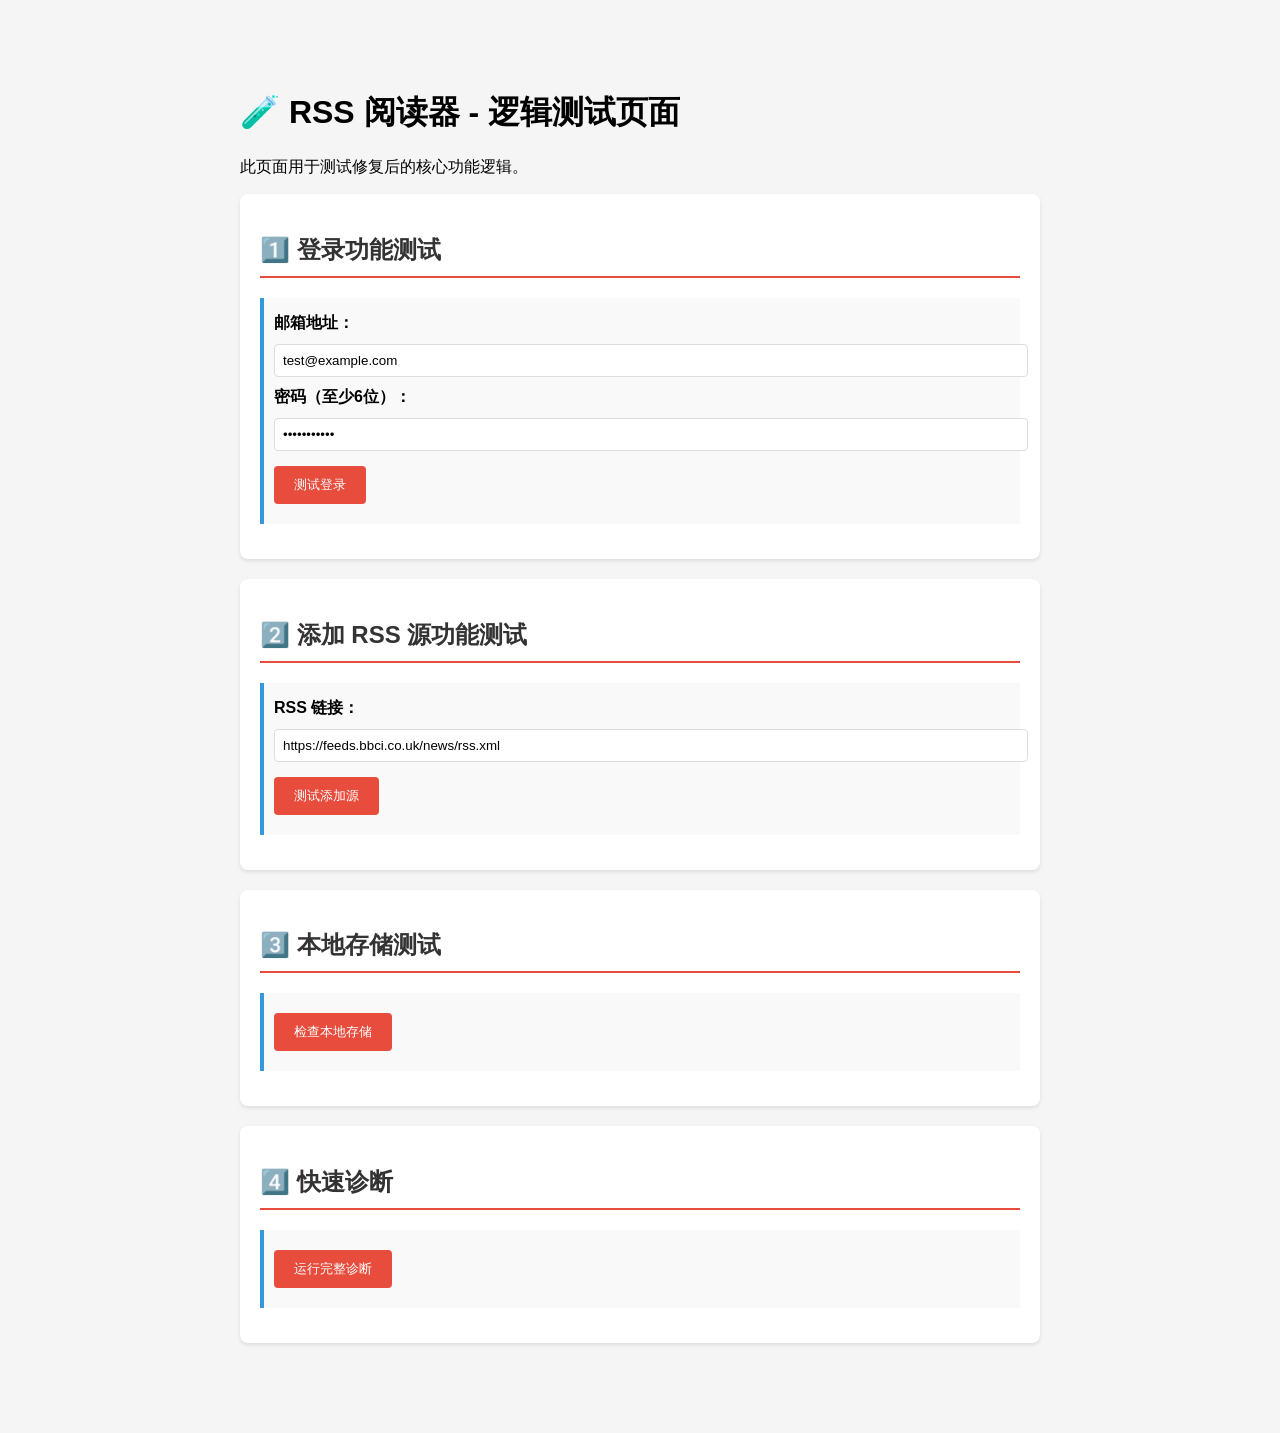
<file: test_logic.html>
<!DOCTYPE html>
<html lang="zh-CN">
<head>
    <meta charset="UTF-8">
    <title>RSS 阅读器 - 逻辑测试</title>
    <style>
        body {
            font-family: Arial, sans-serif;
            max-width: 800px;
            margin: 50px auto;
            padding: 20px;
            background: #f5f5f5;
        }
        .test-section {
            background: white;
            padding: 20px;
            margin-bottom: 20px;
            border-radius: 8px;
            box-shadow: 0 2px 4px rgba(0,0,0,0.1);
        }
        .test-section h2 {
            color: #333;
            border-bottom: 2px solid #e74c3c;
            padding-bottom: 10px;
        }
        .test-case {
            margin: 15px 0;
            padding: 10px;
            background: #f9f9f9;
            border-left: 4px solid #3498db;
        }
        .test-case label {
            display: block;
            margin: 5px 0;
            font-weight: bold;
        }
        .test-case input {
            width: 100%;
            padding: 8px;
            margin: 5px 0;
            border: 1px solid #ddd;
            border-radius: 4px;
        }
        .test-case button {
            background: #e74c3c;
            color: white;
            border: none;
            padding: 10px 20px;
            border-radius: 4px;
            cursor: pointer;
            margin: 10px 5px 10px 0;
        }
        .test-case button:hover {
            background: #c0392b;
        }
        .result {
            margin-top: 10px;
            padding: 10px;
            border-radius: 4px;
            display: none;
        }
        .result.success {
            background: #d4edda;
            color: #155724;
            border: 1px solid #c3e6cb;
            display: block;
        }
        .result.error {
            background: #f8d7da;
            color: #721c24;
            border: 1px solid #f5c6cb;
            display: block;
        }
        .result.info {
            background: #d1ecf1;
            color: #0c5460;
            border: 1px solid #bee5eb;
            display: block;
        }
        code {
            background: #f4f4f4;
            padding: 2px 6px;
            border-radius: 3px;
            font-family: 'Courier New', monospace;
        }
    </style>
</head>
<body>
    <h1>🧪 RSS 阅读器 - 逻辑测试页面</h1>
    <p>此页面用于测试修复后的核心功能逻辑。</p>

    <div class="test-section">
        <h2>1️⃣ 登录功能测试</h2>
        <div class="test-case">
            <label>邮箱地址：</label>
            <input type="email" id="test-email" placeholder="test@example.com" value="test@example.com">
            
            <label>密码（至少6位）：</label>
            <input type="password" id="test-password" placeholder="password123" value="password123">
            
            <button onclick="testLogin()">测试登录</button>
            <div id="login-result" class="result"></div>
        </div>
    </div>

    <div class="test-section">
        <h2>2️⃣ 添加 RSS 源功能测试</h2>
        <div class="test-case">
            <label>RSS 链接：</label>
            <input type="url" id="test-rss-url" placeholder="https://feeds.bbci.co.uk/news/rss.xml" value="https://feeds.bbci.co.uk/news/rss.xml">
            
            <button onclick="testAddFeed()">测试添加源</button>
            <div id="feed-result" class="result"></div>
        </div>
    </div>

    <div class="test-section">
        <h2>3️⃣ 本地存储测试</h2>
        <div class="test-case">
            <button onclick="testLocalStorage()">检查本地存储</button>
            <div id="storage-result" class="result"></div>
        </div>
    </div>

    <div class="test-section">
        <h2>4️⃣ 快速诊断</h2>
        <div class="test-case">
            <button onclick="runDiagnostics()">运行完整诊断</button>
            <div id="diagnostics-result" class="result"></div>
        </div>
    </div>

    <script>
        function showResult(elementId, message, type = 'info') {
            const element = document.getElementById(elementId);
            element.textContent = message;
            element.className = `result ${type}`;
        }

        function testLogin() {
            const email = document.getElementById('test-email').value.trim();
            const password = document.getElementById('test-password').value;

            if (!email || !password) {
                showResult('login-result', '❌ 邮箱和密码不能为空', 'error');
                return;
            }

            if (!email.includes('@')) {
                showResult('login-result', '❌ 邮箱格式无效（必须包含 @）', 'error');
                return;
            }

            if (password.length < 6) {
                showResult('login-result', '❌ 密码太短（至少6位）', 'error');
                return;
            }

            // 模拟登录
            const user = { email, uid: 'demo-' + Date.now() };
            localStorage.setItem('rss-user', JSON.stringify(user));
            localStorage.removeItem('rss-guest-mode');

            showResult('login-result', 
                `✅ 登录成功！\n邮箱: ${email}\nUID: ${user.uid}\n本地存储已更新`, 
                'success');
        }

        function testAddFeed() {
            const url = document.getElementById('test-rss-url').value.trim();

            if (!url) {
                showResult('feed-result', '❌ RSS 链接不能为空', 'error');
                return;
            }

            if (!url.startsWith('http://') && !url.startsWith('https://')) {
                showResult('feed-result', '❌ 链接必须以 http:// 或 https:// 开头', 'error');
                return;
            }

            // 模拟添加源
            const feed = {
                id: Date.now(),
                url: url,
                title: '新 RSS 源',
                articles: [],
                lastUpdated: new Date().toISOString()
            };

            const feeds = JSON.parse(localStorage.getItem('rss-feeds') || '[]');
            feeds.push(feed);
            localStorage.setItem('rss-feeds', JSON.stringify(feeds));

            showResult('feed-result', 
                `✅ RSS 源添加成功！\nURL: ${url}\n源 ID: ${feed.id}\n本地存储已更新`, 
                'success');
        }

        function testLocalStorage() {
            const user = localStorage.getItem('rss-user');
            const feeds = localStorage.getItem('rss-feeds');
            const articles = localStorage.getItem('rss-articles');
            const guestMode = localStorage.getItem('rss-guest-mode');

            let message = '📊 本地存储状态：\n\n';
            message += `用户信息: ${user ? '✅ 已保存 - ' + JSON.parse(user).email : '❌ 未保存'}\n`;
            message += `RSS 源: ${feeds ? '✅ 已保存 - ' + JSON.parse(feeds).length + ' 个源' : '❌ 未保存'}\n`;
            message += `文章: ${articles ? '✅ 已保存' : '❌ 未保存'}\n`;
            message += `游客模式: ${guestMode ? '✅ 已启用' : '❌ 未启用'}\n\n`;
            message += '💡 提示：刷新页面后这些数据会被恢复';

            showResult('storage-result', message, 'info');
        }

        function runDiagnostics() {
            let diagnostics = '🔍 完整诊断报告\n\n';
            
            // 检查浏览器支持
            diagnostics += '1. 浏览器支持:\n';
            diagnostics += `   ✅ LocalStorage: ${typeof(Storage) !== 'undefined' ? '支持' : '不支持'}\n`;
            diagnostics += `   ✅ Fetch API: ${typeof(fetch) !== 'undefined' ? '支持' : '不支持'}\n`;
            diagnostics += `   ✅ Promise: ${typeof(Promise) !== 'undefined' ? '支持' : '不支持'}\n\n`;

            // 检查数据
            diagnostics += '2. 数据状态:\n';
            const user = localStorage.getItem('rss-user');
            const feeds = localStorage.getItem('rss-feeds');
            diagnostics += `   ${user ? '✅' : '❌'} 用户已登录\n`;
            diagnostics += `   ${feeds && JSON.parse(feeds).length > 0 ? '✅' : '❌'} RSS 源已添加\n\n`;

            // 建议
            diagnostics += '3. 建议:\n';
            if (!user) {
                diagnostics += '   → 请先进行登录测试\n';
            }
            if (!feeds || JSON.parse(feeds).length === 0) {
                diagnostics += '   → 请添加至少一个 RSS 源\n';
            }
            diagnostics += '   → 现在可以访问主页面进行完整测试\n';

            showResult('diagnostics-result', diagnostics, 'info');
        }

        // 页面加载时运行诊断
        window.addEventListener('load', () => {
            console.log('✅ 测试页面已加载');
        });
    </script>
</body>
</html>
</file>
